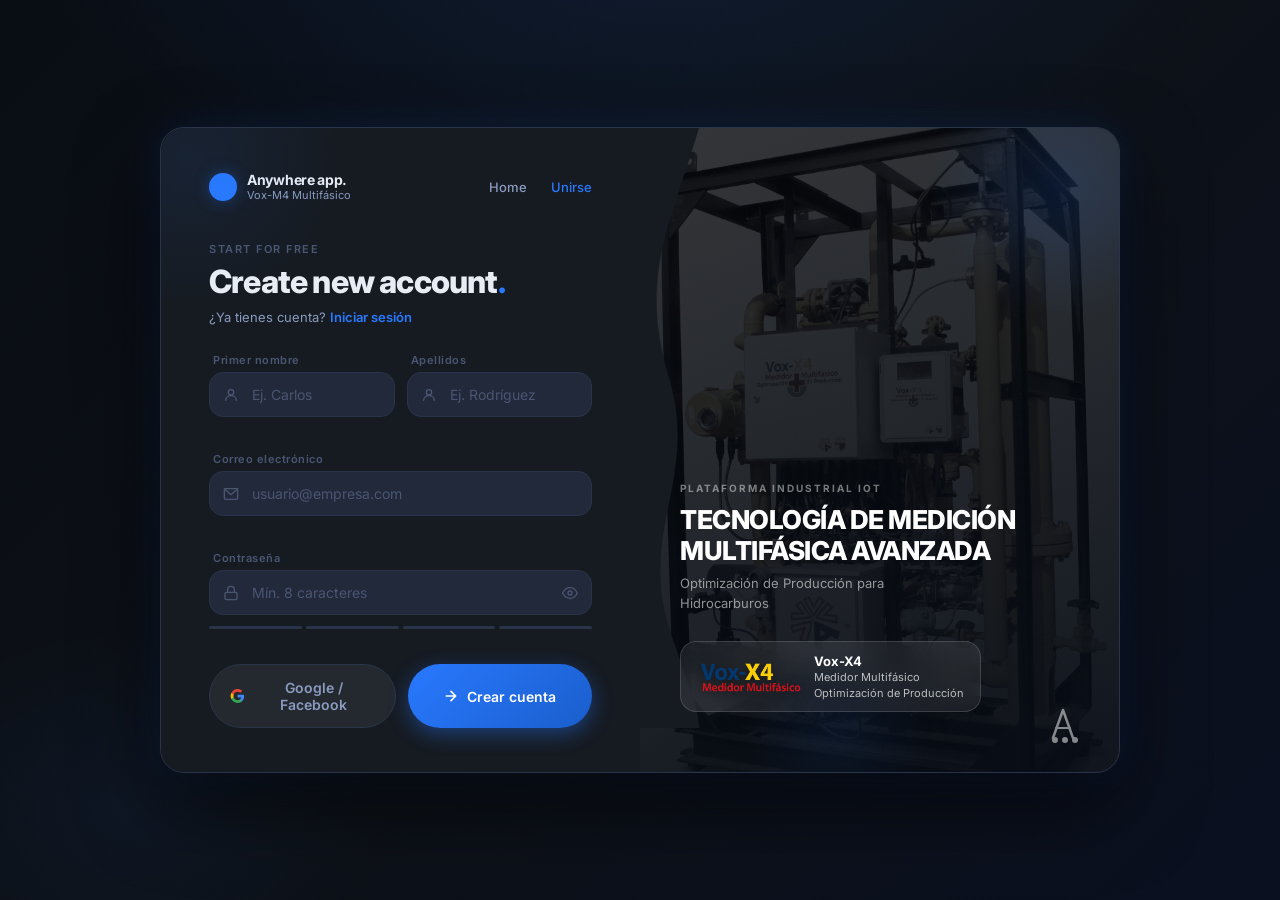
<file: login.html>
<!DOCTYPE html>
<html lang="es">
<head>
  <meta charset="UTF-8" />
  <meta name="viewport" content="width=device-width, initial-scale=1.0" />
  <title>Anywhere App · Acceso y Registro | Vox-M4 Multifásico</title>
  <meta name="description" content="Accede o crea tu cuenta en la plataforma Anywhere App para gestión y monitoreo del Medidor Multifásico Vox-X4." />
  <link rel="preconnect" href="https://fonts.googleapis.com" />
  <link rel="preconnect" href="https://fonts.gstatic.com" crossorigin />
  <link href="https://fonts.googleapis.com/css2?family=Inter:wght@300;400;500;600;700;800&display=swap" rel="stylesheet" />
  <style>
    /* =========================================================
       DESIGN TOKENS
    ========================================================= */
    :root {
      --bg-primary:    #0d1117;
      --bg-card:       #161b22;
      --bg-panel:      #1c2230;
      --bg-input:      #21293a;
      --bg-input-focus:#252e42;
      --border-subtle: #2a3448;
      --border-hover:  #3b4d6e;
      --accent-blue:   #2979ff;
      --accent-blue-glow: rgba(41,121,255,0.35);
      --accent-hover:  #448aff;
      --success:       #00c853;
      --error:         #ff1744;
      --warning:       #ffc107;
      --text-primary:  #e8edf5;
      --text-secondary:#8a9bbf;
      --text-muted:    #4a5672;
      --radius-card:   24px;
      --radius-input:  14px;
      --radius-btn:    50px;
      --transition:    0.25s cubic-bezier(.4,0,.2,1);
      --shadow-card:   0 32px 80px rgba(0,0,0,0.6);
      --shadow-glow:   0 0 40px rgba(41,121,255,0.15);
    }

    /* =========================================================
       RESET & BASE
    ========================================================= */
    *, *::before, *::after { box-sizing: border-box; margin: 0; padding: 0; }
    html, body { height: 100%; }
    body {
      font-family: 'Inter', system-ui, sans-serif;
      background: var(--bg-primary);
      color: var(--text-primary);
      min-height: 100vh;
      display: flex;
      align-items: center;
      justify-content: center;
      overflow: hidden;
      position: relative;
    }

    /* =========================================================
       ANIMATED BACKGROUND PARTICLES
    ========================================================= */
    .bg-particles {
      position: fixed; inset: 0; z-index: 0;
      background:
        radial-gradient(ellipse 80% 60% at 50% -10%, rgba(41,121,255,0.12) 0%, transparent 60%),
        radial-gradient(ellipse 40% 40% at 10% 90%, rgba(41,121,255,0.06) 0%, transparent 50%),
        linear-gradient(135deg, #090d14 0%, #0d1117 50%, #0a1020 100%);
    }
    .bg-particles::before {
      content: '';
      position: absolute; inset: 0;
      background-image:
        radial-gradient(circle 1px at 20% 30%, rgba(41,121,255,0.4) 0%, transparent 0%),
        radial-gradient(circle 1px at 70% 15%, rgba(41,121,255,0.25) 0%, transparent 0%),
        radial-gradient(circle 1px at 85% 70%, rgba(41,121,255,0.3) 0%, transparent 0%),
        radial-gradient(circle 1.5px at 45% 80%, rgba(255,255,255,0.1) 0%, transparent 0%);
      background-size: 600px 600px, 800px 400px, 500px 700px, 700px 500px;
      animation: drift 20s infinite linear alternate;
    }
    @keyframes drift {
      0%   { transform: translate(0,0); }
      100% { transform: translate(-30px, 20px); }
    }

    /* =========================================================
       MAIN CARD WRAPPER
    ========================================================= */
    .auth-card {
      position: relative; z-index: 10;
      display: grid;
      grid-template-columns: 1fr 1fr;
      width: min(960px, 96vw);
      min-height: 580px;
      border-radius: var(--radius-card);
      overflow: hidden;
      box-shadow: var(--shadow-card), var(--shadow-glow);
      border: 1px solid var(--border-subtle);
      background: var(--bg-card);
    }

    /* =========================================================
       LEFT PANEL (FORM)
    ========================================================= */
    .form-panel {
      padding: 44px 48px;
      display: flex;
      flex-direction: column;
      background: var(--bg-card);
      position: relative;
      overflow: hidden;
    }
    .form-panel::before {
      content: '';
      position: absolute;
      top: -120px; left: -120px;
      width: 300px; height: 300px;
      border-radius: 50%;
      background: radial-gradient(circle, rgba(41,121,255,0.08) 0%, transparent 70%);
      pointer-events: none;
    }

    /* NAV BAR */
    .nav-bar {
      display: flex;
      align-items: center;
      justify-content: space-between;
      margin-bottom: 40px;
    }
    .brand {
      display: flex; align-items: center; gap: 10px;
    }
    .brand-dot {
      width: 28px; height: 28px; border-radius: 50%;
      background: var(--accent-blue);
      box-shadow: 0 0 16px var(--accent-blue-glow);
      flex-shrink: 0;
    }
    .brand-text { line-height: 1.2; }
    .brand-name { font-weight: 700; font-size: 14px; color: var(--text-primary); letter-spacing: -0.3px; }
    .brand-sub  { font-size: 11px; color: var(--text-secondary); font-weight: 400; }
    .nav-links { display: flex; gap: 24px; }
    .nav-links a {
      color: var(--text-secondary); font-size: 13px; font-weight: 500;
      text-decoration: none; transition: color var(--transition);
    }
    .nav-links a:hover { color: var(--text-primary); }
    .nav-links a.active { color: var(--accent-blue); }

    /* FORM HEADER */
    .form-eyebrow {
      font-size: 11px; font-weight: 600; letter-spacing: 1.5px;
      color: var(--text-muted); text-transform: uppercase;
      margin-bottom: 8px;
    }
    .form-title {
      font-size: 32px; font-weight: 800; line-height: 1.1;
      letter-spacing: -0.8px; color: var(--text-primary);
      margin-bottom: 10px;
    }
    .form-title .dot-accent {
      color: var(--accent-blue);
      display: inline-block;
      animation: pulse-dot 2.5s infinite;
    }
    @keyframes pulse-dot {
      0%,100% { text-shadow: none; }
      50%      { text-shadow: 0 0 12px var(--accent-blue); }
    }
    .form-subtitle {
      font-size: 13px; color: var(--text-secondary); margin-bottom: 28px;
    }
    .form-subtitle a {
      color: var(--accent-blue); font-weight: 600;
      text-decoration: none; cursor: pointer;
      transition: color var(--transition);
    }
    .form-subtitle a:hover { color: var(--accent-hover); }

    /* --------- FORM FIELDS --------- */
    .field-row { display: grid; grid-template-columns: 1fr 1fr; gap: 12px; }
    .field-group { display: flex; flex-direction: column; gap: 5px; margin-bottom: 14px; position: relative; }

    .field-label {
      font-size: 11px; font-weight: 600; letter-spacing: 0.5px;
      color: var(--text-muted); padding-left: 4px;
    }
    .input-wrap {
      position: relative; display: flex; align-items: center;
    }
    .input-icon {
      position: absolute; left: 14px; pointer-events: none;
      color: var(--text-muted); transition: color var(--transition);
      display: flex; align-items: center;
    }
    .field-input {
      width: 100%;
      padding: 13px 40px 13px 42px;
      background: var(--bg-input);
      border: 1.5px solid var(--border-subtle);
      border-radius: var(--radius-input);
      color: var(--text-primary);
      font-family: inherit;
      font-size: 14px;
      outline: none;
      transition: border-color var(--transition), background var(--transition), box-shadow var(--transition);
    }
    .field-input::placeholder { color: var(--text-muted); }
    .field-input:hover { border-color: var(--border-hover); }
    .field-input:focus {
      border-color: var(--accent-blue);
      background: var(--bg-input-focus);
      box-shadow: 0 0 0 3px var(--accent-blue-glow);
    }
    .field-input:focus + .input-icon-right .input-icon,
    .input-wrap:focus-within .input-icon { color: var(--accent-blue); }

    .input-icon-right {
      position: absolute; right: 14px;
      cursor: pointer; color: var(--text-muted);
      background: none; border: none; padding: 0;
      display: flex; align-items: center;
      transition: color var(--transition);
    }
    .input-icon-right:hover { color: var(--accent-blue); }

    /* VALIDATION STATES */
    .field-group.valid .field-input   { border-color: var(--success); }
    .field-group.valid .input-icon    { color: var(--success); }
    .field-group.invalid .field-input { border-color: var(--error); }
    .field-group.invalid .input-icon  { color: var(--error); }
    .field-msg {
      font-size: 11px; padding-left: 4px; min-height: 16px;
      transition: all var(--transition);
    }
    .field-group.invalid .field-msg { color: var(--error); }
    .field-group.valid   .field-msg { color: var(--success); }

    /* PASSWORD STRENGTH */
    .strength-meter { display: flex; gap: 4px; margin-top: 6px; }
    .strength-bar {
      height: 3px; flex: 1; border-radius: 2px;
      background: var(--border-subtle);
      transition: background 0.3s ease;
    }
    .strength-bar.weak   { background: var(--error); }
    .strength-bar.medium { background: var(--warning); }
    .strength-bar.strong { background: var(--success); }

    /* --------- BUTTONS --------- */
    .btn-row { display: flex; gap: 12px; margin-top: 8px; }
    .btn {
      flex: 1; padding: 14px 20px;
      border-radius: var(--radius-btn);
      font-family: inherit;
      font-size: 14px; font-weight: 600;
      cursor: pointer; border: none; outline: none;
      transition: all var(--transition);
      display: flex; align-items: center; justify-content: center; gap: 8px;
      position: relative; overflow: hidden;
    }
    .btn::before {
      content: ''; position: absolute; inset: 0;
      background: rgba(255,255,255,0);
      transition: background 0.2s;
    }
    .btn:hover::before { background: rgba(255,255,255,0.06); }
    .btn:active { transform: scale(0.98); }

    .btn-primary {
      background: linear-gradient(135deg, var(--accent-blue) 0%, #1a5ecc 100%);
      color: #fff;
      box-shadow: 0 6px 20px rgba(41,121,255,0.4);
    }
    .btn-primary:hover {
      background: linear-gradient(135deg, var(--accent-hover) 0%, #2979ff 100%);
      box-shadow: 0 8px 28px rgba(41,121,255,0.55);
      transform: translateY(-1px);
    }
    .btn-secondary {
      background: rgba(255,255,255,0.06);
      color: var(--text-secondary);
      border: 1.5px solid var(--border-subtle);
    }
    .btn-secondary:hover {
      border-color: var(--border-hover);
      color: var(--text-primary);
    }

    /* DIVIDER */
    .divider {
      display: flex; align-items: center; gap: 12px;
      color: var(--text-muted); font-size: 12px; margin: 14px 0;
    }
    .divider::before, .divider::after {
      content: ''; flex: 1; height: 1px; background: var(--border-subtle);
    }

    /* FORGOT LINK */
    .forgot-link {
      text-align: right; margin-top: -8px; margin-bottom: 14px;
    }
    .forgot-link a {
      font-size: 12px; color: var(--accent-blue);
      text-decoration: none; font-weight: 500;
      transition: color var(--transition);
    }
    .forgot-link a:hover { color: var(--accent-hover); }

    /* =========================================================
       RIGHT PANEL (VISUAL / BACKGROUND)
    ========================================================= */
    .visual-panel {
      position: relative; overflow: hidden;
      background: #080e18;
      display: flex; flex-direction: column;
      justify-content: flex-end;
      padding: 40px;
    }

    /* Industrial background image */
    .visual-panel::before {
      content: '';
      position: absolute; inset: 0;
      background-image: url('static/img/medidor.png');
      background-size:  cover;
      background-position: center;
      filter: saturate(0.3) brightness(0.28);
      transform: scale(1.04);
      transition: transform 8s ease;
    }
    .visual-panel:hover::before { transform: scale(1.0); }

    /* Overlay gradient */
    .visual-panel::after {
      content: '';
      position: absolute; inset: 0;
      background: linear-gradient(
        160deg,
        rgba(8,14,24,0.3) 0%,
        rgba(8,14,24,0.55) 50%,
        rgba(8,14,24,0.85) 100%
      );
    }

    /* Wavy separator SVG overlay */
    .wave-separator {
      position: absolute; left: -1px; top: 0; bottom: 0;
      width: 60px; z-index: 2;
    }

    /* Panel content (above overlays) */
    .visual-content {
      position: relative; z-index: 3;
    }
    .visual-eyebrow {
      font-size: 10px; font-weight: 700; letter-spacing: 2px;
      color: rgba(255,255,255,0.45); text-transform: uppercase;
      margin-bottom: 10px;
    }
    .visual-headline {
      font-size: 26px; font-weight: 800; line-height: 1.2;
      letter-spacing: -0.5px; color: #fff; margin-bottom: 8px;
    }
    .visual-sub {
      font-size: 13px; color: rgba(255,255,255,0.55); font-weight: 400;
      margin-bottom: 28px; max-width: 260px; line-height: 1.5;
    }

    /* Vox-X4 badge */
    .vox-badge {
      display: inline-flex; align-items: center; gap: 10px;
      background: rgba(255,255,255,0.08);
      backdrop-filter: blur(12px);
      border: 1px solid rgba(255,255,255,0.14);
      border-radius: 16px;
      padding: 10px 16px;
      margin-bottom: 20px;
    }
    .vox-badge img {
      height: 38px; width: auto; object-fit: contain;
      filter: drop-shadow(0 2px 6px rgba(0,0,0,0.5));
    }
    .vox-badge-text { font-size: 11px; color: rgba(255,255,255,0.7); line-height: 1.4; }
    .vox-badge-name { font-weight: 700; color: #fff; font-size: 13px; }

    /* Brand mark (bottom-right) */
    .brand-mark {
      position: absolute; bottom: 24px; right: 28px; z-index: 3;
      opacity: 0.5;
    }
    .brand-mark svg { width: 40px; height: 40px; }

    /* Corner glow orb */
    .orb {
      position: absolute; z-index: 1;
      border-radius: 50%;
      pointer-events: none;
    }
    .orb-1 {
      top: -80px; right: -80px;
      width: 280px; height: 280px;
      background: radial-gradient(circle, rgba(41,121,255,0.15) 0%, transparent 65%);
    }
    .orb-2 {
      bottom: -60px; left: 20%;
      width: 200px; height: 200px;
      background: radial-gradient(circle, rgba(41,121,255,0.08) 0%, transparent 65%);
    }

    /* =========================================================
       FORM TRANSITION STATES
    ========================================================= */
    .form-section {
      transition: opacity 0.35s ease, transform 0.35s cubic-bezier(.4,0,.2,1);
    }
    .form-section.hidden {
      position: absolute; pointer-events: none;
      opacity: 0; transform: translateY(12px);
    }
    .form-section.visible {
      position: relative;
      opacity: 1; transform: translateY(0);
    }

    /* =========================================================
       CONFIRMATION MODAL
    ========================================================= */
    .modal-overlay {
      position: fixed; inset: 0; z-index: 100;
      background: rgba(0,0,0,0.75);
      backdrop-filter: blur(8px);
      display: flex; align-items: center; justify-content: center;
      opacity: 0; pointer-events: none;
      transition: opacity 0.3s ease;
    }
    .modal-overlay.show { opacity: 1; pointer-events: all; }
    .modal-card {
      background: var(--bg-panel);
      border: 1px solid var(--border-subtle);
      border-radius: var(--radius-card);
      padding: 40px 44px;
      max-width: 400px; width: 90%;
      text-align: center;
      transform: scale(0.9);
      transition: transform 0.3s cubic-bezier(.4,0,.2,1);
      box-shadow: 0 40px 100px rgba(0,0,0,0.6);
    }
    .modal-overlay.show .modal-card { transform: scale(1); }
    .modal-icon {
      width: 72px; height: 72px; border-radius: 50%;
      background: rgba(41,121,255,0.12);
      border: 2px solid rgba(41,121,255,0.3);
      display: flex; align-items: center; justify-content: center;
      margin: 0 auto 20px;
      animation: modal-icon-pulse 2s infinite;
    }
    @keyframes modal-icon-pulse {
      0%,100% { box-shadow: 0 0 0 0 rgba(41,121,255,0.3); }
      50%      { box-shadow: 0 0 0 12px rgba(41,121,255,0); }
    }
    .modal-title { font-size: 22px; font-weight: 800; margin-bottom: 10px; }
    .modal-text  { font-size: 14px; color: var(--text-secondary); line-height: 1.6; margin-bottom: 28px; }
    .modal-email { color: var(--accent-blue); font-weight: 600; }

    /* =========================================================
       TOAST NOTIFICATION
    ========================================================= */
    .toast {
      position: fixed; bottom: 28px; right: 28px; z-index: 200;
      background: var(--bg-panel);
      border: 1px solid var(--border-subtle);
      border-radius: 14px;
      padding: 14px 20px;
      display: flex; align-items: center; gap: 12px;
      max-width: 320px;
      box-shadow: 0 16px 48px rgba(0,0,0,0.4);
      transform: translateY(80px);
      opacity: 0;
      transition: all 0.4s cubic-bezier(.4,0,.2,1);
    }
    .toast.show { transform: translateY(0); opacity: 1; }
    .toast-icon { width: 32px; height: 32px; border-radius: 50%; flex-shrink: 0; display: flex; align-items: center; justify-content: center; }
    .toast-icon.err { background: rgba(255,23,68,0.15); color: var(--error); }
    .toast-icon.ok  { background: rgba(0,200,83,0.15); color: var(--success); }
    .toast-msg { font-size: 13px; line-height: 1.4; color: var(--text-primary); }

    /* =========================================================
       RESPONSIVE
    ========================================================= */
    @media (max-width: 700px) {
      body { align-items: flex-start; }
      .auth-card {
        grid-template-columns: 1fr;
        min-height: unset;
        border-radius: 0;
        width: 100%;
      }
      .form-panel { padding: 32px 28px; }
      .visual-panel { min-height: 220px; justify-content: flex-end; padding: 24px; }
      .visual-headline { font-size: 20px; }
      .field-row { grid-template-columns: 1fr; }
      .nav-links { display: none; }
    }
  </style>
</head>
<body>

<!-- Animated background -->
<div class="bg-particles" aria-hidden="true"></div>

<!-- ============================================================
     MAIN CARD
============================================================ -->
<main class="auth-card" role="main">

  <!-- ==================== LEFT: FORM PANEL ==================== -->
  <section class="form-panel" aria-label="Formulario de acceso">

    <!-- NAV -->
    <nav class="nav-bar" aria-label="Navegación principal">
      <div class="brand">
        <div class="brand-dot" aria-hidden="true"></div>
        <div class="brand-text">
          <div class="brand-name">Anywhere app.</div>
          <div class="brand-sub">Vox-M4 Multifásico</div>
        </div>
      </div>
      <div class="nav-links">
        <a href="#" id="nav-home">Home</a>
        <a href="#" id="nav-join" class="active">Unirse</a>
      </div>
    </nav>

    <!-- ===================== REGISTER FORM ===================== -->
    <div id="register-section" class="form-section visible">
      <p class="form-eyebrow">START FOR FREE</p>
      <h1 class="form-title">Create new account<span class="dot-accent">.</span></h1>
      <p class="form-subtitle">¿Ya tienes cuenta? <a id="go-login" href="#" role="button" aria-label="Ir al inicio de sesión">Iniciar sesión</a></p>

      <form id="register-form" novalidate autocomplete="off">

        <!-- First + Last Name Row -->
        <div class="field-row">
          <div class="field-group" id="fg-fname">
            <label class="field-label" for="r-fname">Primer nombre</label>
            <div class="input-wrap">
              <span class="input-icon" aria-hidden="true">
                <svg width="16" height="16" viewBox="0 0 24 24" fill="none" stroke="currentColor" stroke-width="2" stroke-linecap="round" stroke-linejoin="round"><circle cx="12" cy="8" r="4"/><path d="M4 20c0-4 3.6-7 8-7s8 3 8 7"/></svg>
              </span>
              <input id="r-fname" class="field-input" type="text" placeholder="Ej. Carlos" autocomplete="given-name" aria-required="true" aria-describedby="fname-msg" />
            </div>
            <span class="field-msg" id="fname-msg" aria-live="polite"></span>
          </div>

          <div class="field-group" id="fg-lname">
            <label class="field-label" for="r-lname">Apellidos</label>
            <div class="input-wrap">
              <span class="input-icon" aria-hidden="true">
                <svg width="16" height="16" viewBox="0 0 24 24" fill="none" stroke="currentColor" stroke-width="2" stroke-linecap="round" stroke-linejoin="round"><circle cx="12" cy="8" r="4"/><path d="M4 20c0-4 3.6-7 8-7s8 3 8 7"/></svg>
              </span>
              <input id="r-lname" class="field-input" type="text" placeholder="Ej. Rodríguez" autocomplete="family-name" aria-required="true" aria-describedby="lname-msg" />
            </div>
            <span class="field-msg" id="lname-msg" aria-live="polite"></span>
          </div>
        </div>

        <!-- Email -->
        <div class="field-group" id="fg-remail">
          <label class="field-label" for="r-email">Correo electrónico</label>
          <div class="input-wrap">
            <span class="input-icon" aria-hidden="true">
              <svg width="16" height="16" viewBox="0 0 24 24" fill="none" stroke="currentColor" stroke-width="2" stroke-linecap="round" stroke-linejoin="round"><rect x="2" y="4" width="20" height="16" rx="2"/><polyline points="2,4 12,13 22,4"/></svg>
            </span>
            <input id="r-email" class="field-input" type="email" placeholder="usuario@empresa.com" autocomplete="email" aria-required="true" aria-describedby="remail-msg" />
          </div>
          <span class="field-msg" id="remail-msg" aria-live="polite"></span>
        </div>

        <!-- Password -->
        <div class="field-group" id="fg-rpass">
          <label class="field-label" for="r-pass">Contraseña</label>
          <div class="input-wrap">
            <span class="input-icon" aria-hidden="true">
              <svg width="16" height="16" viewBox="0 0 24 24" fill="none" stroke="currentColor" stroke-width="2" stroke-linecap="round" stroke-linejoin="round"><rect x="3" y="11" width="18" height="11" rx="2"/><path d="M7 11V7a5 5 0 0 1 10 0v4"/></svg>
            </span>
            <input id="r-pass" class="field-input" type="password" placeholder="Mín. 8 caracteres" autocomplete="new-password" aria-required="true" aria-describedby="rpass-msg" />
            <button type="button" class="input-icon-right" id="toggle-r-pass" aria-label="Mostrar/ocultar contraseña">
              <svg id="eye-icon-r" width="16" height="16" viewBox="0 0 24 24" fill="none" stroke="currentColor" stroke-width="2" stroke-linecap="round" stroke-linejoin="round"><path d="M1 12s4-8 11-8 11 8 11 8-4 8-11 8-11-8-11-8z"/><circle cx="12" cy="12" r="3"/></svg>
            </button>
          </div>
          <!-- Strength meter -->
          <div class="strength-meter" id="strength-meter" aria-hidden="true">
            <div class="strength-bar" id="sb1"></div>
            <div class="strength-bar" id="sb2"></div>
            <div class="strength-bar" id="sb3"></div>
            <div class="strength-bar" id="sb4"></div>
          </div>
          <span class="field-msg" id="rpass-msg" aria-live="polite"></span>
        </div>

        <!-- Buttons -->
        <div class="btn-row">
          <button type="button" class="btn btn-secondary" id="btn-google" aria-label="Registrarse con Google">
            <svg width="16" height="16" viewBox="0 0 24 24" aria-hidden="true"><path fill="#4285F4" d="M22.56 12.25c0-.78-.07-1.53-.2-2.25H12v4.26h5.92c-.26 1.37-1.04 2.53-2.21 3.31v2.77h3.57c2.08-1.92 3.28-4.74 3.28-8.09z"/><path fill="#34A853" d="M12 23c2.97 0 5.46-.98 7.28-2.66l-3.57-2.77c-.98.66-2.23 1.06-3.71 1.06-2.86 0-5.29-1.93-6.16-4.53H2.18v2.84C3.99 20.53 7.7 23 12 23z"/><path fill="#FBBC05" d="M5.84 14.09c-.22-.66-.35-1.36-.35-2.09s.13-1.43.35-2.09V7.07H2.18C1.43 8.55 1 10.22 1 12s.43 3.45 1.18 4.93l3.66-2.84z"/><path fill="#EA4335" d="M12 5.38c1.62 0 3.06.56 4.21 1.64l3.15-3.15C17.45 2.09 14.97 1 12 1 7.7 1 3.99 3.47 2.18 7.07l3.66 2.84c.87-2.6 3.3-4.53 6.16-4.53z"/></svg>
            Google / Facebook
          </button>
          <button type="submit" class="btn btn-primary" id="btn-register" aria-label="Crear cuenta">
            <svg width="16" height="16" viewBox="0 0 24 24" fill="none" stroke="currentColor" stroke-width="2.5" stroke-linecap="round" stroke-linejoin="round" aria-hidden="true"><path d="M5 12h14M12 5l7 7-7 7"/></svg>
            Crear cuenta
          </button>
        </div>
      </form>
    </div><!-- /register-section -->

    <!-- ===================== LOGIN FORM ===================== -->
    <div id="login-section" class="form-section hidden">
      <p class="form-eyebrow">BIENVENIDO DE VUELTA</p>
      <h1 class="form-title">Iniciar sesión<span class="dot-accent">.</span></h1>
      <p class="form-subtitle">¿No tienes cuenta? <a id="go-register" href="#" role="button" aria-label="Ir al registro">Crear una gratis</a></p>

      <form id="login-form" novalidate autocomplete="on">

        <!-- Email -->
        <div class="field-group" id="fg-lemail">
          <label class="field-label" for="l-email">Correo electrónico</label>
          <div class="input-wrap">
            <span class="input-icon" aria-hidden="true">
              <svg width="16" height="16" viewBox="0 0 24 24" fill="none" stroke="currentColor" stroke-width="2" stroke-linecap="round" stroke-linejoin="round"><rect x="2" y="4" width="20" height="16" rx="2"/><polyline points="2,4 12,13 22,4"/></svg>
            </span>
            <input id="l-email" class="field-input" type="email" placeholder="usuario@empresa.com" autocomplete="email" aria-required="true" aria-describedby="lemail-msg" />
          </div>
          <span class="field-msg" id="lemail-msg" aria-live="polite"></span>
        </div>

        <!-- Password -->
        <div class="field-group" id="fg-lpass">
          <label class="field-label" for="l-pass">Contraseña</label>
          <div class="input-wrap">
            <span class="input-icon" aria-hidden="true">
              <svg width="16" height="16" viewBox="0 0 24 24" fill="none" stroke="currentColor" stroke-width="2" stroke-linecap="round" stroke-linejoin="round"><rect x="3" y="11" width="18" height="11" rx="2"/><path d="M7 11V7a5 5 0 0 1 10 0v4"/></svg>
            </span>
            <input id="l-pass" class="field-input" type="password" placeholder="Tu contraseña" autocomplete="current-password" aria-required="true" aria-describedby="lpass-msg" />
            <button type="button" class="input-icon-right" id="toggle-l-pass" aria-label="Mostrar/ocultar contraseña">
              <svg id="eye-icon-l" width="16" height="16" viewBox="0 0 24 24" fill="none" stroke="currentColor" stroke-width="2" stroke-linecap="round" stroke-linejoin="round"><path d="M1 12s4-8 11-8 11 8 11 8-4 8-11 8-11-8-11-8z"/><circle cx="12" cy="12" r="3"/></svg>
            </button>
          </div>
          <span class="field-msg" id="lpass-msg" aria-live="polite"></span>
        </div>

        <!-- Forgot -->
        <div class="forgot-link">
          <a href="#" id="btn-forgot" aria-label="Recuperar contraseña">¿Olvidaste tu contraseña?</a>
        </div>

        <!-- Buttons -->
        <div class="btn-row">
          <button type="button" class="btn btn-secondary" id="btn-google-login" aria-label="Iniciar sesión con Google">
            <svg width="16" height="16" viewBox="0 0 24 24" aria-hidden="true"><path fill="#4285F4" d="M22.56 12.25c0-.78-.07-1.53-.2-2.25H12v4.26h5.92c-.26 1.37-1.04 2.53-2.21 3.31v2.77h3.57c2.08-1.92 3.28-4.74 3.28-8.09z"/><path fill="#34A853" d="M12 23c2.97 0 5.46-.98 7.28-2.66l-3.57-2.77c-.98.66-2.23 1.06-3.71 1.06-2.86 0-5.29-1.93-6.16-4.53H2.18v2.84C3.99 20.53 7.7 23 12 23z"/><path fill="#FBBC05" d="M5.84 14.09c-.22-.66-.35-1.36-.35-2.09s.13-1.43.35-2.09V7.07H2.18C1.43 8.55 1 10.22 1 12s.43 3.45 1.18 4.93l3.66-2.84z"/><path fill="#EA4335" d="M12 5.38c1.62 0 3.06.56 4.21 1.64l3.15-3.15C17.45 2.09 14.97 1 12 1 7.7 1 3.99 3.47 2.18 7.07l3.66 2.84c.87-2.6 3.3-4.53 6.16-4.53z"/></svg>
            Continuar con Google
          </button>
          <button type="submit" class="btn btn-primary" id="btn-login" aria-label="Iniciar sesión">
            <svg width="16" height="16" viewBox="0 0 24 24" fill="none" stroke="currentColor" stroke-width="2.5" stroke-linecap="round" stroke-linejoin="round" aria-hidden="true"><path d="M5 12h14M12 5l7 7-7 7"/></svg>
            Ingresar
          </button>
        </div>
      </form>
    </div><!-- /login-section -->

  </section>

  <!-- ==================== RIGHT: VISUAL PANEL ==================== -->
  <aside class="visual-panel" aria-label="Información del producto">

    <!-- Wavy separator -->
    <svg class="wave-separator" viewBox="0 0 60 600" preserveAspectRatio="none" xmlns="http://www.w3.org/2000/svg" aria-hidden="true">
      <path d="M60,0 C30,100 0,150 30,250 C60,350 0,400 30,500 C50,560 60,580 60,600 L0,600 L0,0 Z"
            fill="#161b22" />
    </svg>

    <!-- Orbs -->
    <div class="orb orb-1" aria-hidden="true"></div>
    <div class="orb orb-2" aria-hidden="true"></div>

    <!-- Content -->
    <div class="visual-content">
      <p class="visual-eyebrow">Plataforma Industrial IoT</p>
      <h2 class="visual-headline">TECNOLOGÍA DE MEDICIÓN MULTIFÁSICA AVANZADA</h2>
      <p class="visual-sub">Optimización de Producción para Hidrocarburos</p>

      <!-- Vox-X4 Badge -->
      <div class="vox-badge" role="complementary" aria-label="Producto Vox-X4">
        <img src="static/img/Vox-X4, Logo.png" alt="Logo Vox-X4 Medidor Multifásico" />
        <div class="vox-badge-text">
          <div class="vox-badge-name">Vox-X4</div>
          Medidor Multifásico<br>Optimización de Producción
        </div>
      </div>
    </div>

    <!-- Brand mark "AW" -->
    <div class="brand-mark" aria-label="Anywhere App logo">
      <svg viewBox="0 0 40 40" fill="none" xmlns="http://www.w3.org/2000/svg">
        <circle cx="4" cy="36" r="3" fill="white"/>
        <circle cx="14" cy="36" r="3" fill="white"/>
        <circle cx="24" cy="36" r="3" fill="white"/>
        <path d="M2 34 L12 6 L22 34" stroke="white" stroke-width="2.5" stroke-linecap="round" stroke-linejoin="round" fill="none"/>
        <path d="M5 24 L19 24" stroke="white" stroke-width="2" stroke-linecap="round"/>
      </svg>
    </div>

  </aside>
</main>

<!-- ============================================================
     CONFIRMATION MODAL
============================================================ -->
<div id="confirm-modal" class="modal-overlay" role="dialog" aria-modal="true" aria-labelledby="modal-title" aria-hidden="true">
  <div class="modal-card">
    <div class="modal-icon" aria-hidden="true">
      <svg width="32" height="32" viewBox="0 0 24 24" fill="none" stroke="#2979ff" stroke-width="2" stroke-linecap="round" stroke-linejoin="round">
        <path d="M4 4h16c1.1 0 2 .9 2 2v12c0 1.1-.9 2-2 2H4c-1.1 0-2-.9-2-2V6c0-1.1.9-2 2-2z"/>
        <polyline points="22,6 12,13 2,6"/>
      </svg>
    </div>
    <h2 class="modal-title" id="modal-title">Confirma tu correo</h2>
    <p class="modal-text">
      Hemos enviado un enlace de verificación a<br>
      <span class="modal-email" id="modal-email-display">usuario@empresa.com</span><br><br>
      Revisa tu bandeja de entrada y haz clic en el enlace para activar tu cuenta.
    </p>
    <button class="btn btn-primary" id="modal-close" style="width:100%" aria-label="Entendido, cerrar modal">
      Entendido
    </button>
  </div>
</div>

<!-- TOAST -->
<div id="toast" class="toast" role="alert" aria-live="assertive">
  <div class="toast-icon" id="toast-icon"></div>
  <span class="toast-msg" id="toast-msg"></span>
</div>

<!-- ============================================================
     JAVASCRIPT
============================================================ -->
<script>
(function () {
  'use strict';

  /* =====================================
     UTILITIES
  ===================================== */
  const $ = (sel) => document.querySelector(sel);
  const $$ = (sel) => document.querySelectorAll(sel);

  function showToast(msg, type = 'ok') {
    const toast = $('#toast');
    const icon  = $('#toast-icon');
    const text  = $('#toast-msg');
    icon.className = 'toast-icon ' + type;
    icon.innerHTML = type === 'ok'
      ? '<svg width="16" height="16" viewBox="0 0 24 24" fill="none" stroke="currentColor" stroke-width="2.5" stroke-linecap="round" stroke-linejoin="round"><polyline points="20 6 9 17 4 12"/></svg>'
      : '<svg width="16" height="16" viewBox="0 0 24 24" fill="none" stroke="currentColor" stroke-width="2.5" stroke-linecap="round" stroke-linejoin="round"><circle cx="12" cy="12" r="10"/><line x1="12" y1="8" x2="12" y2="12"/><line x1="12" y1="16" x2="12" y2="16"/></svg>';
    text.textContent = msg;
    toast.classList.add('show');
    setTimeout(() => toast.classList.remove('show'), 4000);
  }

  function setFieldState(groupId, state, msgId, msg) {
    const grp = $('#' + groupId);
    grp.classList.remove('valid', 'invalid');
    if (state) grp.classList.add(state);
    if (msgId) $('#' + msgId).textContent = msg || '';
  }

  /* =====================================
     PASSWORD TOGGLE
  ===================================== */
  function setupToggle(btnId, inputId, iconId) {
    $('#' + btnId).addEventListener('click', () => {
      const inp  = $('#' + inputId);
      const icon = $('#' + iconId);
      if (inp.type === 'password') {
        inp.type = 'text';
        icon.innerHTML = '<path d="M17.94 17.94A10.07 10.07 0 0 1 12 20c-7 0-11-8-11-8a18.45 18.45 0 0 1 5.06-5.94M9.9 4.24A9.12 9.12 0 0 1 12 4c7 0 11 8 11 8a18.5 18.5 0 0 1-2.16 3.19m-6.72-1.07a3 3 0 1 1-4.24-4.24"/><line x1="1" y1="1" x2="23" y2="23"/>';
      } else {
        inp.type = 'password';
        icon.innerHTML = '<path d="M1 12s4-8 11-8 11 8 11 8-4 8-11 8-11-8-11-8z"/><circle cx="12" cy="12" r="3"/>';
      }
    });
  }
  setupToggle('toggle-r-pass', 'r-pass', 'eye-icon-r');
  setupToggle('toggle-l-pass', 'l-pass', 'eye-icon-l');

  /* =====================================
     PASSWORD STRENGTH
  ===================================== */
  function checkStrength(pw) {
    let score = 0;
    if (pw.length >= 8)  score++;
    if (/[A-Z]/.test(pw)) score++;
    if (/[0-9]/.test(pw)) score++;
    if (/[^A-Za-z0-9]/.test(pw)) score++;
    return score; // 0-4
  }

  const bars  = [1,2,3,4].map(i => $('#sb' + i));
  const labels = ['','Muy débil','Débil','Buena','Muy segura'];
  const cls    = ['','weak','weak','medium','strong'];

  $('#r-pass').addEventListener('input', function () {
    const score = checkStrength(this.value);
    bars.forEach((b, i) => {
      b.className = 'strength-bar';
      if (i < score && score > 0) b.classList.add(cls[score]);
    });
    if (this.value.length === 0) {
      setFieldState('fg-rpass', null, 'rpass-msg', '');
    } else if (score < 2) {
      setFieldState('fg-rpass', 'invalid', 'rpass-msg', 'Contraseña demasiado débil');
    } else if (score === 2) {
      setFieldState('fg-rpass', null, 'rpass-msg', labels[score]);
    } else {
      setFieldState('fg-rpass', 'valid', 'rpass-msg', labels[score]);
    }
  });

  /* =====================================
     INLINE VALIDATION (LIVE)
  ===================================== */
  function validateEmail(val) { return /^[^\s@]+@[^\s@]+\.[^\s@]+$/.test(val); }
  function validateName(val)  { return val.trim().length >= 2; }

  function liveValidate(inputId, groupId, msgId, validator, errMsg, okMsg) {
    const el = $('#' + inputId);
    el.addEventListener('blur', function () {
      if (!this.value) return;
      if (validator(this.value)) {
        setFieldState(groupId, 'valid',   msgId, okMsg  || '✓ Correcto');
      } else {
        setFieldState(groupId, 'invalid', msgId, errMsg);
      }
    });
    el.addEventListener('input', function () {
      if (document.getElementById(groupId).classList.contains('invalid')) {
        if (validator(this.value)) setFieldState(groupId, 'valid', msgId, okMsg || '✓ Correcto');
      }
    });
  }

  liveValidate('r-fname', 'fg-fname', 'fname-msg', validateName, 'Mínimo 2 caracteres');
  liveValidate('r-lname', 'fg-lname', 'lname-msg', validateName, 'Mínimo 2 caracteres');
  liveValidate('r-email', 'fg-remail', 'remail-msg', validateEmail, 'Formato de email inválido');
  liveValidate('l-email', 'fg-lemail', 'lemail-msg', validateEmail, 'Formato de email inválido');

  /* =====================================
     FORM SWITCHING (ANIMATED)
  ===================================== */
  function showSection(show, hide) {
    const showEl = $('#' + show);
    const hideEl = $('#' + hide);
    hideEl.classList.remove('visible');
    hideEl.classList.add('hidden');
    // Small delay so both classes don't collide
    setTimeout(() => {
      showEl.classList.remove('hidden');
      showEl.classList.add('visible');
    }, 80);
  }

  $('#go-login').addEventListener('click', (e) => {
    e.preventDefault();
    showSection('login-section', 'register-section');
    $('#nav-join').classList.remove('active');
    $('#nav-home').classList.add('active');
  });
  $('#go-register').addEventListener('click', (e) => {
    e.preventDefault();
    showSection('register-section', 'login-section');
    $('#nav-home').classList.remove('active');
    $('#nav-join').classList.add('active');
  });
  $('#nav-home').addEventListener('click', (e) => {
    e.preventDefault();
    showSection('login-section', 'register-section');
    $('#nav-home').classList.add('active');
    $('#nav-join').classList.remove('active');
  });
  $('#nav-join').addEventListener('click', (e) => {
    e.preventDefault();
    showSection('register-section', 'login-section');
    $('#nav-join').classList.add('active');
    $('#nav-home').classList.remove('active');
  });

  /* =====================================
     REGISTER SUBMIT
  ===================================== */
  $('#register-form').addEventListener('submit', function (e) {
    e.preventDefault();
    let valid = true;

    const fname = $('#r-fname').value.trim();
    const lname = $('#r-lname').value.trim();
    const email = $('#r-email').value.trim();
    const pass  = $('#r-pass').value;

    if (!validateName(fname)) { setFieldState('fg-fname',  'invalid', 'fname-msg',  'Campo requerido (mín. 2 caracteres)'); valid = false; }
    if (!validateName(lname)) { setFieldState('fg-lname',  'invalid', 'lname-msg',  'Campo requerido (mín. 2 caracteres)'); valid = false; }
    if (!validateEmail(email)){ setFieldState('fg-remail', 'invalid', 'remail-msg', 'Ingresa un email válido');             valid = false; }
    if (checkStrength(pass) < 2) {
      setFieldState('fg-rpass', 'invalid', 'rpass-msg', 'La contraseña es demasiado débil'); valid = false;
    }

    if (!valid) {
      showToast('Por favor, corrige los errores en el formulario.', 'err');
      return;
    }

    // Show confirmation modal
    $('#modal-email-display').textContent = email;
    const modal = $('#confirm-modal');
    modal.classList.add('show');
    modal.setAttribute('aria-hidden', 'false');
  });

  /* =====================================
     LOGIN SUBMIT
  ===================================== */
  $('#login-form').addEventListener('submit', function (e) {
    e.preventDefault();
    let valid = true;

    const email = $('#l-email').value.trim();
    const pass  = $('#l-pass').value;

    if (!validateEmail(email)) { setFieldState('fg-lemail', 'invalid', 'lemail-msg', 'Ingresa un email válido'); valid = false; }
    if (pass.length < 4) { setFieldState('fg-lpass', 'invalid', 'lpass-msg', 'Ingresa tu contraseña'); valid = false; }

    if (!valid) {
      showToast('Por favor, completa todos los campos.', 'err');
      return;
    }

    showToast('Iniciando sesión…', 'ok');

    // Simulated redirect after login
    setTimeout(() => {
      window.location.href = '/';
    }, 1800);
  });

  /* =====================================
     FORGOT PASSWORD
  ===================================== */
  $('#btn-forgot').addEventListener('click', (e) => {
    e.preventDefault();
    showToast('Te enviaremos un enlace de recuperación a tu correo.', 'ok');
  });

  /* =====================================
     SOCIAL BUTTON FEEDBACK
  ===================================== */
  ['btn-google','btn-google-login'].forEach(id => {
    const el = $('#' + id);
    if (el) el.addEventListener('click', () => showToast('Autenticación social próximamente disponible.', 'ok'));
  });

  /* =====================================
     MODAL CLOSE
  ===================================== */
  $('#modal-close').addEventListener('click', () => {
    const modal = $('#confirm-modal');
    modal.classList.remove('show');
    modal.setAttribute('aria-hidden', 'true');
    showToast('¡Registro exitoso! Revisa tu correo para activar tu cuenta.', 'ok');
    setTimeout(() => showSection('login-section', 'register-section'), 500);
  });

  // Close modal on overlay click
  $('#confirm-modal').addEventListener('click', function (e) {
    if (e.target === this) $('#modal-close').click();
  });

  // ESC key
  document.addEventListener('keydown', (e) => {
    if (e.key === 'Escape') {
      const modal = $('#confirm-modal');
      if (modal.classList.contains('show')) $('#modal-close').click();
    }
  });

})();
</script>
</body>
</html>
</file>
